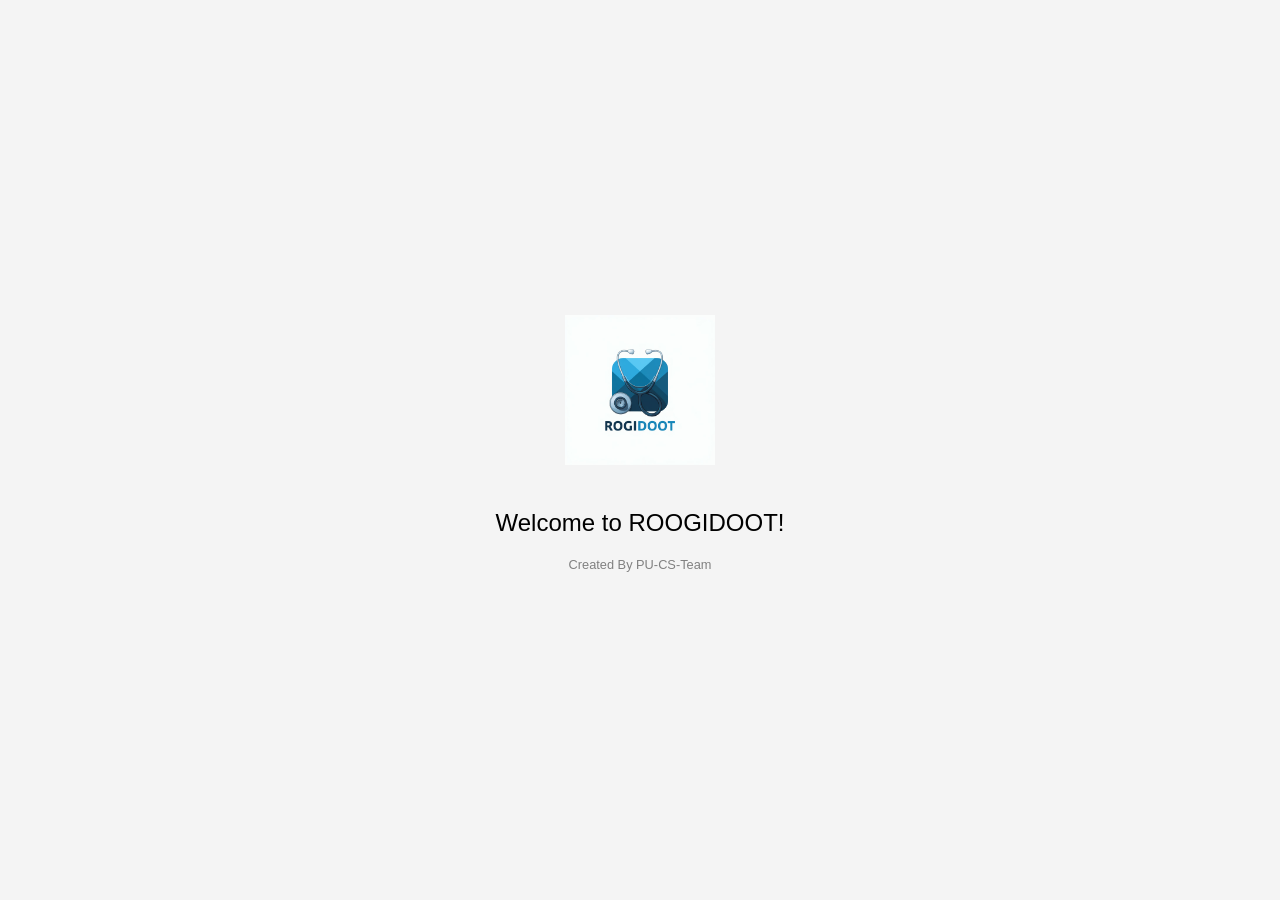
<file: mobile_app/web/index.html>
<!DOCTYPE html>
<html lang="en">
<head>
    <meta charset="UTF-8">
    <meta name="viewport" content="width=device-width, initial-scale=1.0">
    <title>Namma Rakshane</title>
    <link rel="manifest" href="manifest.json">
    <link rel="stylesheet" href="./styles/index.css">
    <link rel="icon" href="./assets/image/icon.jpg" type="image/jpg">
</head>
<body>
    <div class="splash-screen">
        <img src="./assets/image/icon.jpg" alt="Namma ROOGIDOOT Logo" class="logo">
        <div class="welcome-message" id="welcomeMessage"></div>
        <p class="creator">Created By PU-CS-Team</p>
    </div>

    <script>
        const messages = [
            "Welcome to ROOGIDOOT!",
            "नमस्ते ROOGIDOOT!",
            "మీరు ROOGIDOOT కి స్వాగతం!",
            "ನೀವು ROOGIDOOT ಗೆ ಸ್ವಾಗತ!"
        ];

        let currentIndex = 0;
        const welcomeMessageElement = document.getElementById('welcomeMessage');

        function showNextMessage() {
            if (currentIndex < messages.length) {
                welcomeMessageElement.innerText = messages[currentIndex];
                currentIndex++;
                setTimeout(showNextMessage, 2000); // Change message every 2 seconds
            } else {
                setTimeout(() => {
                    window.location.href = 'members.html'; // Move to the next page after the last message
                }, 1000); // Wait for 1 second before moving to next page
            }
        }

        window.onload = showNextMessage;
    </script>
</body>
</html>
</file>
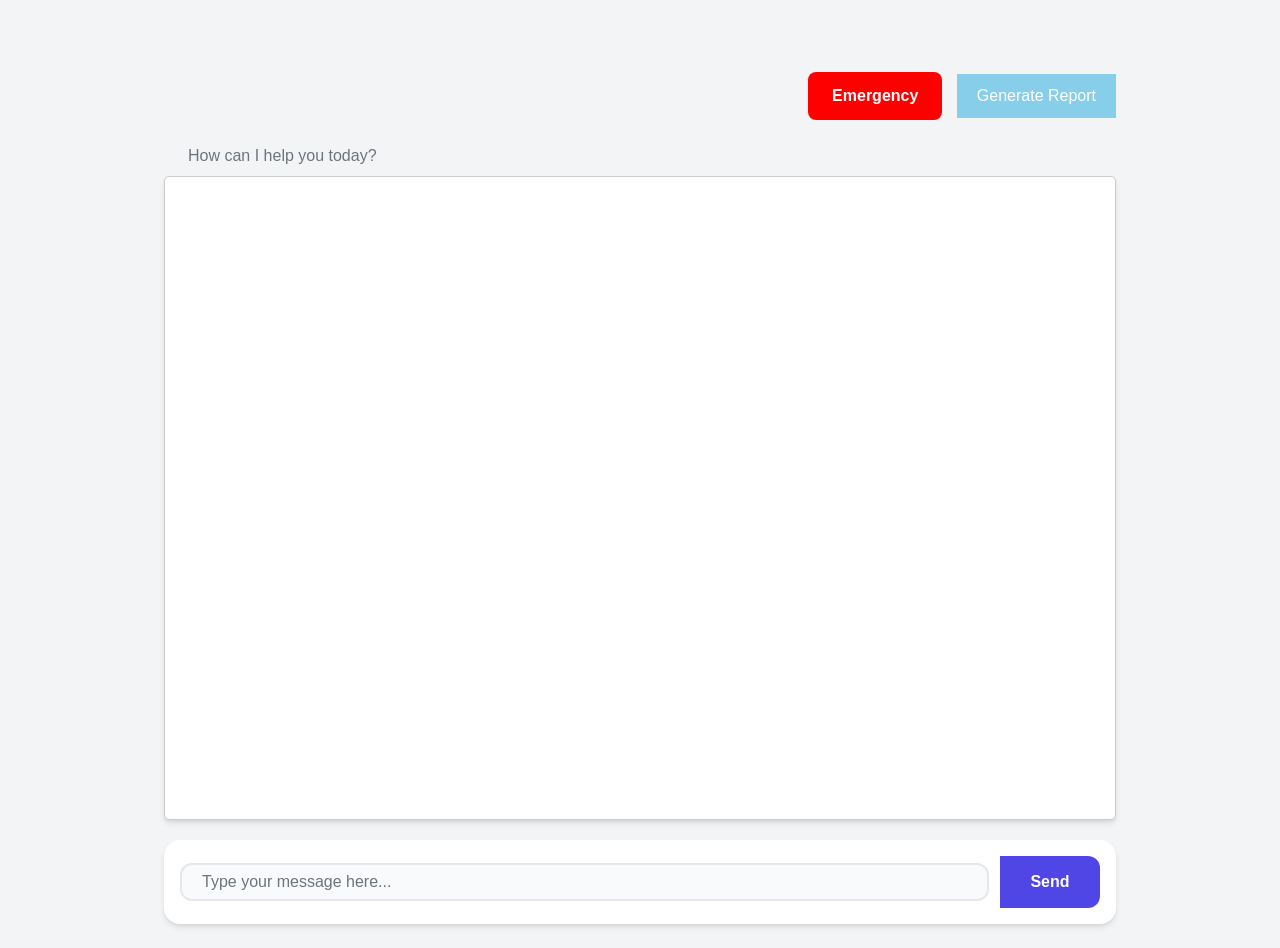
<file: mobile_app/web/chatPage.html>
<!DOCTYPE html>
<html lang="en">
<head>
    <meta charset="UTF-8">
    <meta name="viewport" content="width=device-width, initial-scale=1.0">
    <link rel="icon" href="./assets/image/icon.jpg" type="image/jpg">
    <title>Chat - Namma Rakshane</title>
    <link rel="stylesheet" href="https://stackpath.bootstrapcdn.com/bootstrap/4.5.2/css/bootstrap.min.css">
    <link rel="stylesheet" href="./styles/chat.css">
    <style>
        .chat-container {
            height: 70vh;
            overflow-y: auto;
            border: 1px solid #ccc;
            border-radius: 5px;
            padding: 10px;
            margin-bottom: 20px;
        }
        .chat-message {
            margin: 10px 0;
        }
        .user-message {
            text-align: right;
        }
        .reply-message {
            text-align: left;
            display: flex;
            justify-content: space-between;
            align-items: center;
        }
        .speak-button {
            background: transparent;
            border: none;
            font-size: 1.5rem;
            cursor: pointer;
        }
        .emergency-button {
            background-color: red;
            color: white;
            border: none;
        }
        .generate-report-button {
            background-color: skyblue;
            color: white;
            border: none;
            padding: 10px 20px;
            margin-left: 10px;
            cursor: pointer;
        }
        .generate-report-button:hover {
            background-color: deepskyblue;
        }
        .call-button {
            background-color: green;
            color: white;
            border: none;
            padding: 10px;
            margin-top: 10px;
            cursor: pointer;
        }
        .call-button:hover {
            background-color: darkgreen;
        }
        .hospital-info-box {
            border: 2px solid #28a745;
            border-radius: 5px;
            background-color: #f8f9fa;
            padding: 15px;
            margin-top: 15px;
        }
        .hospital-info-box h5 {
            margin: 0;
            font-size: 1.2rem;
            color: #28a745;
        }
        .hospital-info-box p {
            margin: 5px 0;
        }
        .hospital-info-box a {
            color: #007bff;
            text-decoration: none;
        }
        .hospital-info-box a:hover {
            text-decoration: underline;
        }
    </style>
</head>
<body>
    <div class="container mt-5">
        <div class="d-flex justify-content-between align-items-center mb-3">
            <h2 id="memberName"></h2>
            <div>
                <button class="emergency-button" onclick="showEmergencyAlert()">Emergency</button>
                <button class="generate-report-button" onclick="generateReport()">Generate Report</button>
            </div>
        </div>
        <p class="text-muted" id="chatPrompt">How can I help you today?</p>
        <div class="chat-container" id="chatContainer"></div>
        
        <form id="chatForm" class="input-group">
            <input type="text" id="chatInput" class="form-control" placeholder="Type your message here..." required>
            <div class="input-group-append">
                <button class="btn btn-primary" type="submit" id="sendButtonText">Send</button>
            </div>
        </form>
    </div>

    <script>
        const chatContainer = document.getElementById('chatContainer');
        const memberNameElement = document.getElementById('memberName');
        const chatForm = document.getElementById('chatForm');
        const chatInput = document.getElementById('chatInput');
        const chatPrompt = document.getElementById('chatPrompt');
        const sendButtonText = document.getElementById('sendButtonText');
    
        let hospitals = [];  // To store hospital data
    
        // Load the selected language from localStorage
        const language = localStorage.getItem('language') || 'en';
    
        // Translation object
        const translations = {
            en: {
                memberGreeting: "Hi",
                chatPrompt: "How can I help you today?",
                sendButtonText: "Send",
            },
            hi: {
                memberGreeting: "नमस्ते",
                chatPrompt: "मैं आपकी किस प्रकार मदद कर सकता हूँ?",
                sendButtonText: "भेजें",
            },
            kn: {
                memberGreeting: "ಹೆಲೋ",
                chatPrompt: "ನಾನು ನಿಮಗೆ ಹೇಗೆ ಸಹಾಯ ಮಾಡಬಹುದು?",
                sendButtonText: "ಹೊರಹಾಕಿ",
            },
            te: {
                memberGreeting: "హలో",
                chatPrompt: "నేను మీకు ఎలా సహాయం చేయగలను?",
                sendButtonText: "పంపండి",
            }
        };
    
        // Get member details from localStorage
        const member = JSON.parse(localStorage.getItem('currentMember'));
    
        // Set member name on the page
        if (member) {
            memberNameElement.innerText = `${translations[language].memberGreeting} ${member.name}`;
        }
    
        // Set chat prompt and button text based on selected language
        chatPrompt.innerText = translations[language].chatPrompt;
        sendButtonText.innerText = translations[language].sendButtonText;
    
        // Show Emergency Alert
        function showEmergencyAlert() {
            window.location.href = 'hospital.html';
        }
        
        // Navigate to the "device.html" page for generating the report
        function generateReport() {
            window.location.href = 'device.html';
        }
    
        // Fetch hospitals data from suprate.json
        fetch('hospitalJSON.json')
            .then(response => response.json())
            .then(data => {
                hospitals = data;  // Store the fetched data
            })
            .catch(error => {
                console.error("Error fetching hospitals data:", error);
            });
    
        // Handle form submission
        chatForm.onsubmit = async (event) => {
            event.preventDefault();
            // Store the message and reply in localStorage
            localStorage.setItem('whatstheissue', JSON.stringify(chatInput.value));
            const message = `"${chatInput.value}" give reply in "${language}" language full`;
            console.log(message);
            appendMessage(message, 'user');
            chatInput.value = '';
    
            // Send message to the backend with selected language
            try {
                const response = await fetch('http://localhost:8080/chat', { // 8000
                    method: 'POST',
                    headers: {
                        'Content-Type': 'application/json',
                    },
                    body: JSON.stringify({
                        message,
                        memberName: member.name,
                        dob: member.dob,
                        gender: member.gender,
                        diseases: member.diseases,
                    }),
                });
    
                if (response.ok) {
                    const reply = await response.json();
                    const replyMessage = reply.message;
                    const hospitalInfo = findMatchingHospital(replyMessage);
    

                    if (hospitalInfo) {
                        appendMessage(`${replyMessage}`, 'reply');
                        appendHospitalInfoBox(hospitalInfo);
                    } else {
                        appendMessage(replyMessage, 'reply');
                    }
                } else {
                    appendMessage("Error: Unable to get reply", 'reply');
                }
            } catch (error) {
                console.error('Error:', error);
                appendMessage("Error: Unable to communicate with server", 'reply');
            }
        };
    
        // Check if any hospital matches the specialty in the AI's response
        function findMatchingHospital(replyMessage) {
            for (const hospital of hospitals) {
                if (replyMessage.toLowerCase().includes(hospital.special.toLowerCase())) {
                    return hospital;
                }
            }
            return null;
        }
    
        // Append message to the chat container
        function appendMessage(message, type) {
            const messageDiv = document.createElement('div');
            messageDiv.className = `chat-message ${type === 'user' ? 'user-message' : 'reply-message'}`;
            messageDiv.innerHTML = message;

            // Add "Speak Up" button with emoji for reply message
            if (type === 'reply') {
                const speakButton = document.createElement('button');
                speakButton.className = 'speak-button';
                speakButton.innerHTML = '🔊'; // Speak Emoji
    
                // Modify onclick to prevent page reload and keep the chat intact
                speakButton.onclick = (event) => {
                    event.preventDefault();  // Prevent the default button action (e.g., page reload)
                    speakReply(message);     // Call the function to speak the reply
                };
    
                messageDiv.appendChild(speakButton);
            }

            chatContainer.appendChild(messageDiv);
            chatContainer.scrollTop = chatContainer.scrollHeight; // Scroll to the bottom
        }

        // Function to trigger Text-to-Speech API
        async function speakReply(message) {
            try {
                const response = await fetch('http://127.0.0.1:8080/text-to-speech/', {
                    method: 'POST',
                    headers: { 'Content-Type': 'application/json' },
                    body: JSON.stringify({ text: message, language: language })
                });
    
                if (response.ok) {
                    console.log('Audio is playing locally.');
                } else {
                    console.error('Text-to-Speech API error:', response.statusText);
                }
            } catch (error) {
                console.error("Text-to-Speech Error:", error);
            }
        }
    
        // Append hospital information in a styled box
        function appendHospitalInfoBox(hospital) {
            const hospitalBox = document.createElement('div');
            hospitalBox.className = 'hospital-info-box';
            
            hospitalBox.innerHTML = `
                <h5>${hospital.name} - ${hospital.special}</h5>
                <p>Phone: ${hospital.phone}</p>
                <p><a href="https://www.google.com/maps?q=${hospital.coords[0]},${hospital.coords[1]}" target="_blank">View on Google Maps</a></p>
                <button class="btn btn-ambulance btn-block" onclick="call(${hospital.phone})">Call Ambulance</button>
            `;
            chatContainer.appendChild(hospitalBox);
    
            // Add call button
            appendCallButton(hospital.phone);
        }

        function call(phone) {
            window.location.href = `tel:${phone}`;
        };
    
        // Append call button
        function appendCallButton(phone) {
            const callButton = document.createElement('button');
            callButton.className = 'call-button';
            callButton.innerText = 'Call Now';
            callButton.onclick = () => window.location.href = `tel:${phone}`;
            chatContainer.appendChild(callButton);
        }
    </script>
</body>
</html>
</file>
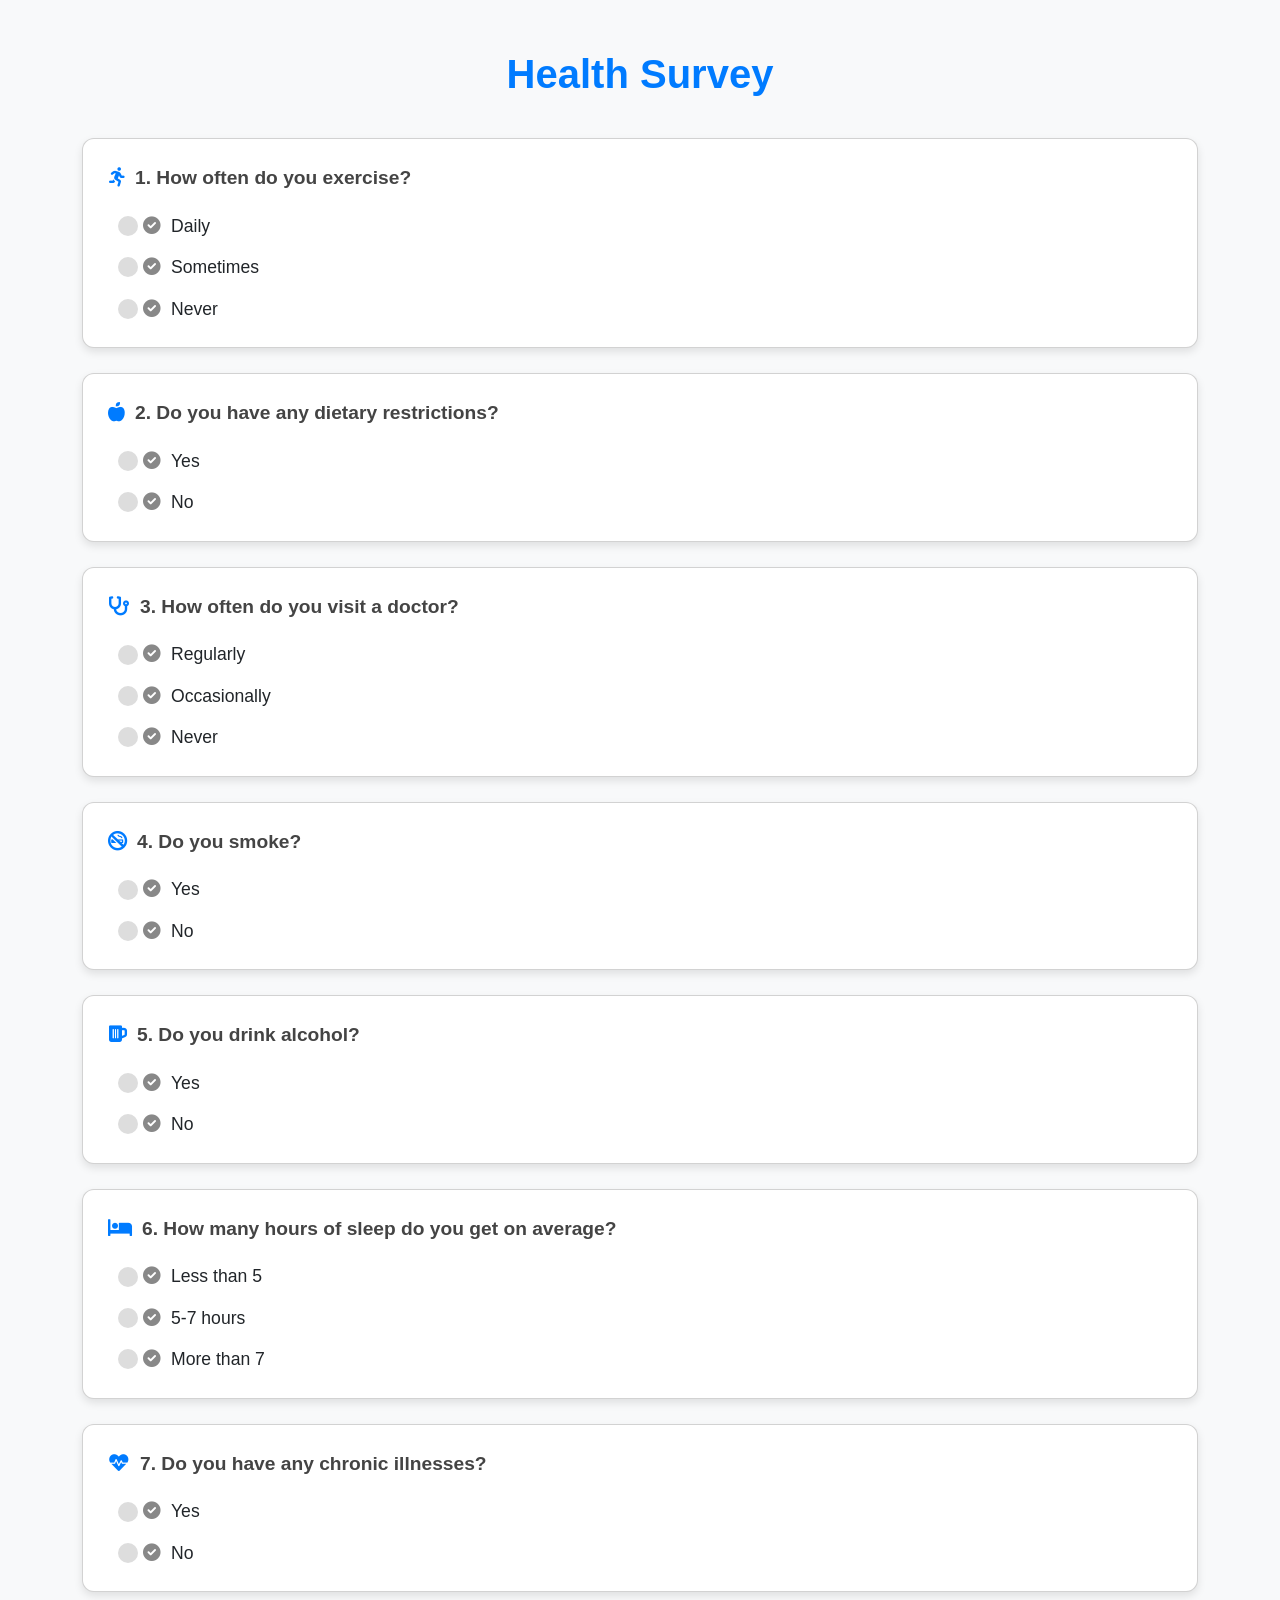
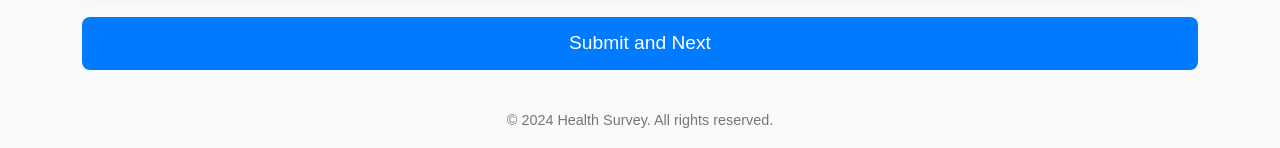
<file: mobile_app/web/mcq.html>
<!DOCTYPE html>
<html lang="en">

<head>
    <meta charset="UTF-8">
    <meta name="viewport" content="width=device-width, initial-scale=1.0">
    <link rel="icon" href="./assets/image/icon.jpg" type="image/jpg">
    <title>Health Survey</title>
    <!-- Bootstrap CSS -->
    <link href="https://cdn.jsdelivr.net/npm/bootstrap@5.3.0-alpha1/dist/css/bootstrap.min.css" rel="stylesheet">
    <!-- Font Awesome for Icons -->
    <link href="https://cdnjs.cloudflare.com/ajax/libs/font-awesome/6.0.0-beta3/css/all.min.css" rel="stylesheet">
    <style>
        body {
            font-family: 'Arial', sans-serif;
            background-color: #f8f9fa;
            color: #333;
        }

        .container {
            margin-top: 50px;
        }

        .card {
            background-color: #fff;
            border-radius: 12px;
            box-shadow: 0 4px 8px rgba(0, 0, 0, 0.1);
            padding: 25px;
            margin-bottom: 25px;
            transition: box-shadow 0.3s ease;
        }

        .card:hover {
            box-shadow: 0 8px 16px rgba(0, 0, 0, 0.2);
        }

        h2 {
            color: #007bff;
            font-weight: 700;
            font-size: 2.5em;
            text-align: center;
            margin-bottom: 40px;
        }

        .question-label {
            font-size: 1.2em;
            color: #444;
            font-weight: 600;
            margin-bottom: 20px;
        }

        .question-options {
            display: flex;
            flex-direction: column;
            gap: 15px;
        }

        .question-options input {
            display: none;
        }

        .question-options label {
            padding-left: 35px;
            position: relative;
            cursor: pointer;
            font-size: 1.1em;
        }

        .question-options label::before {
            content: "";
            position: absolute;
            left: 10px;
            top: 50%;
            transform: translateY(-50%);
            width: 20px;
            height: 20px;
            border-radius: 50%;
            background-color: #ddd;
            transition: background-color 0.2s, transform 0.2s;
        }

        .question-options input:checked+label::before {
            background-color: #007bff;
            transform: translateY(-50%) scale(1.2);
        }

        .question-options input:checked+label {
            color: #007bff;
            font-weight: bold;
        }

        /* Icon Styles */
        .question-label i {
            margin-right: 10px;
            color: #007bff;
        }

        .question-options label i {
            margin-right: 10px;
            color: #888;
        }

        .btn-next {
            background-color: #007bff;
            color: white;
            font-size: 1.2em;
            padding: 12px 20px;
            border-radius: 8px;
            width: 100%;
            border: none;
            transition: background-color 0.3s;
        }

        .btn-next:hover {
            background-color: #0056b3;
        }

        .footer {
            text-align: center;
            font-size: 0.9em;
            color: #777;
            margin-top: 40px;
        }

        /* Mobile-first design */
        @media (max-width: 576px) {
            h2 {
                font-size: 1.8em;
            }

            .btn-next {
                font-size: 1em;
                padding: 12px;
            }

            .question-options label {
                font-size: 1em;
            }
        }
    </style>
</head>

<body>

    <div class="container">
        <h2>Health Survey</h2>

        <form id="surveyForm">
            <!-- Question 1 -->
            <div class="card">
                <div class="question">
                    <label class="question-label" for="q1"><i class="fas fa-running"></i>1. How often do you exercise?</label>
                    <div class="question-options">
                        <input type="radio" name="q1" value="Daily" id="q1-daily" required>
                        <label for="q1-daily"><i class="fas fa-check-circle"></i>Daily</label>

                        <input type="radio" name="q1" value="Sometimes" id="q1-sometimes">
                        <label for="q1-sometimes"><i class="fas fa-check-circle"></i>Sometimes</label>

                        <input type="radio" name="q1" value="Never" id="q1-never">
                        <label for="q1-never"><i class="fas fa-check-circle"></i>Never</label>
                    </div>
                </div>
            </div>

            <!-- Question 2 -->
            <div class="card">
                <div class="question">
                    <label class="question-label" for="q2"><i class="fas fa-apple-alt"></i>2. Do you have any dietary restrictions?</label>
                    <div class="question-options">
                        <input type="radio" name="q2" value="Yes" id="q2-yes" required>
                        <label for="q2-yes"><i class="fas fa-check-circle"></i>Yes</label>

                        <input type="radio" name="q2" value="No" id="q2-no">
                        <label for="q2-no"><i class="fas fa-check-circle"></i>No</label>
                    </div>
                </div>
            </div>

            <!-- Question 3 -->
            <div class="card">
                <div class="question">
                    <label class="question-label" for="q3"><i class="fas fa-stethoscope"></i>3. How often do you visit a doctor?</label>
                    <div class="question-options">
                        <input type="radio" name="q3" value="Regularly" id="q3-regularly" required>
                        <label for="q3-regularly"><i class="fas fa-check-circle"></i>Regularly</label>

                        <input type="radio" name="q3" value="Occasionally" id="q3-occasionally">
                        <label for="q3-occasionally"><i class="fas fa-check-circle"></i>Occasionally</label>

                        <input type="radio" name="q3" value="Never" id="q3-never">
                        <label for="q3-never"><i class="fas fa-check-circle"></i>Never</label>
                    </div>
                </div>
            </div>

            <!-- Question 4 -->
            <div class="card">
                <div class="question">
                    <label class="question-label" for="q4"><i class="fas fa-smoking-ban"></i>4. Do you smoke?</label>
                    <div class="question-options">
                        <input type="radio" name="q4" value="Yes" id="q4-yes" required>
                        <label for="q4-yes"><i class="fas fa-check-circle"></i>Yes</label>

                        <input type="radio" name="q4" value="No" id="q4-no">
                        <label for="q4-no"><i class="fas fa-check-circle"></i>No</label>
                    </div>
                </div>
            </div>

            <!-- Question 5 -->
            <div class="card">
                <div class="question">
                    <label class="question-label" for="q5"><i class="fas fa-beer"></i>5. Do you drink alcohol?</label>
                    <div class="question-options">
                        <input type="radio" name="q5" value="Yes" id="q5-yes" required>
                        <label for="q5-yes"><i class="fas fa-check-circle"></i>Yes</label>

                        <input type="radio" name="q5" value="No" id="q5-no">
                        <label for="q5-no"><i class="fas fa-check-circle"></i>No</label>
                    </div>
                </div>
            </div>

            <!-- Question 6 -->
            <div class="card">
                <div class="question">
                    <label class="question-label" for="q6"><i class="fas fa-bed"></i>6. How many hours of sleep do you get on average?</label>
                    <div class="question-options">
                        <input type="radio" name="q6" value="Less than 5" id="q6-less-5" required>
                        <label for="q6-less-5"><i class="fas fa-check-circle"></i>Less than 5</label>

                        <input type="radio" name="q6" value="5-7 hours" id="q6-5-7">
                        <label for="q6-5-7"><i class="fas fa-check-circle"></i>5-7 hours</label>

                        <input type="radio" name="q6" value="More than 7" id="q6-more-7">
                        <label for="q6-more-7"><i class="fas fa-check-circle"></i>More than 7</label>
                    </div>
                </div>
            </div>

            <!-- Question 7 -->
            <div class="card">
                <div class="question">
                    <label class="question-label" for="q7"><i class="fas fa-heartbeat"></i>7. Do you have any chronic illnesses?</label>
                    <div class="question-options">
                        <input type="radio" name="q7" value="Yes" id="q7-yes" required>
                        <label for="q7-yes"><i class="fas fa-check-circle"></i>Yes</label>

                        <input type="radio" name="q7" value="No" id="q7-no">
                        <label for="q7-no"><i class="fas fa-check-circle"></i>No</label>
                    </div>
                </div>
            </div>

            <!-- Next Button -->
            <button type="submit" class="btn btn-next">Submit and Next</button>
        </form>
    </div>

    <div class="footer">
        <p>&copy; 2024 Health Survey. All rights reserved.</p>
    </div>

    <!-- Bootstrap JS and Dependencies -->
    <script src="https://cdn.jsdelivr.net/npm/@popperjs/core@2.11.6/dist/umd/popper.min.js"></script>
    <script src="https://cdn.jsdelivr.net/npm/bootstrap@5.3.0-alpha1/dist/js/bootstrap.min.js"></script>
    <script>
document.getElementById("surveyForm").addEventListener("submit", function(event) {
    event.preventDefault();  // Prevent form submission to allow for handling via JS
    
    const form = event.target;
    const answers = {};

    // Loop through each question and collect answers
    const questions = form.querySelectorAll('.question');
    questions.forEach((question, index) => {
        const questionLabel = question.querySelector('.question-label').textContent.trim();
        const selectedOption = question.querySelector('input[type="radio"]:checked');

        if (selectedOption) {
            answers[questionLabel] = selectedOption.nextElementSibling.textContent.trim();
        }
    });

    // Save answers to localStorage
    localStorage.setItem('healthSurveyAnswers', JSON.stringify(answers));

    // Redirect to the next page
    window.location.href = "chatPage.html"; // Replace "nextPage.html" with the actual page you want to redirect to
});

    </script>
</body>

</html>
</file>
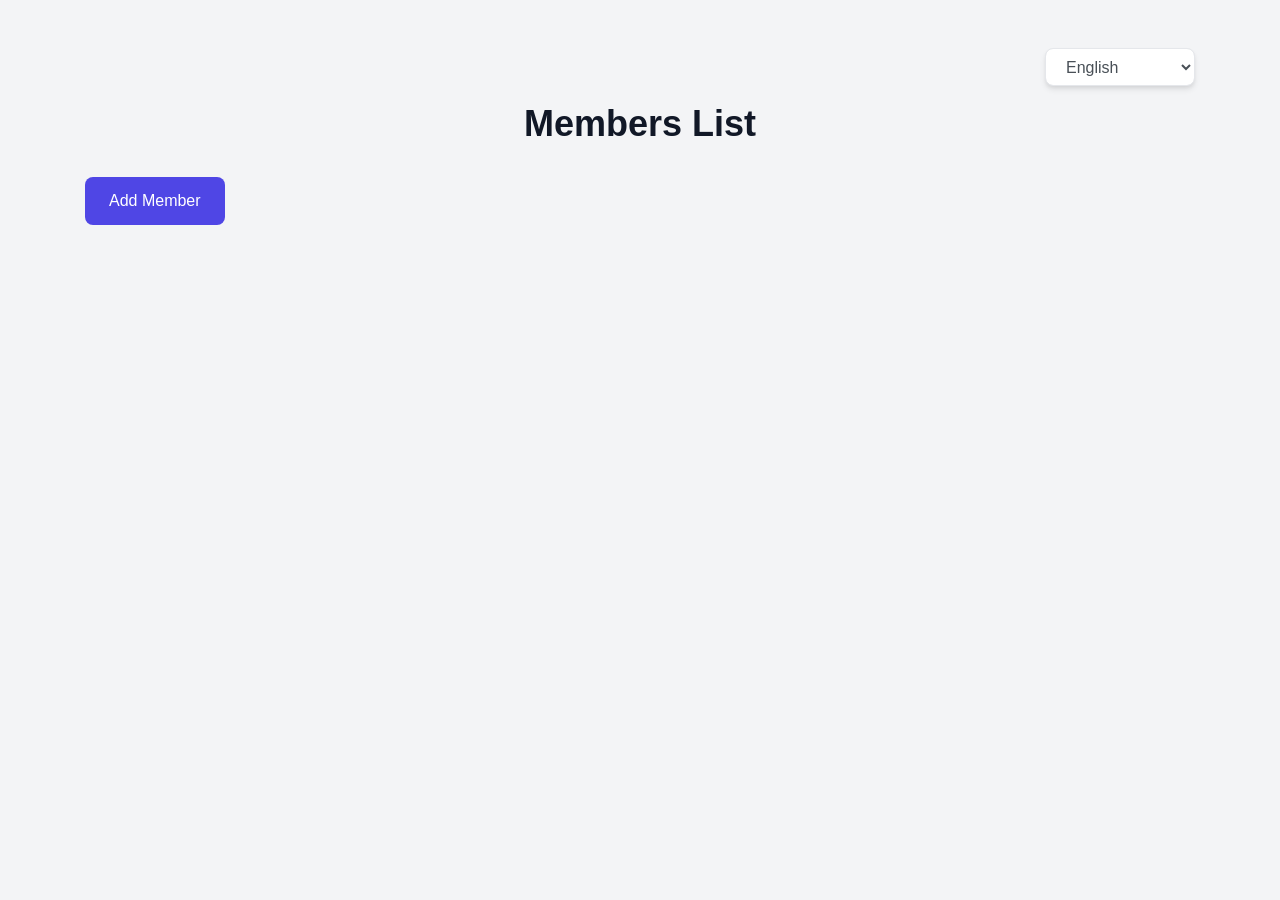
<file: mobile_app/web/members.html>
<!DOCTYPE html>
<html lang="en">
<head>
    <meta charset="UTF-8">
    <meta name="viewport" content="width=device-width, initial-scale=1.0">
    <title>Members List - Namma Rakshane</title>
    <link rel="icon" href="./assets/image/icon.jpg" type="image/jpg">
    <link rel="stylesheet" href="https://stackpath.bootstrapcdn.com/bootstrap/4.5.2/css/bootstrap.min.css">
    <link rel="stylesheet" href="./styles/members.css">
</head>
<body>
    <div class="container mt-5">
        <!-- Language Selection Dropdown -->
        <div id="languageSelector" class="text-right mb-3">
            <select id="languageSelect" class="form-control" style="width: 150px; display: inline-block;">
                <option value="en">English</option>
                <option value="hi">Hindi</option>
                <option value="kn">Kannada</option>
                <option value="te">Telugu</option>
            </select>
        </div>

        <!-- Members List Section -->
        <h1 class="text-center" id="pageTitle">Members List</h1>
        <button id="addMemberButton" class="btn btn-primary mb-3">Add Member</button>
        <div id="membersContainer" class="row"></div>

        <div id="memberForm" class="card hidden">
            <div class="card-body">
                <h2 class="card-title" id="formTitle">Add/Edit Member</h2>
                <form id="form">
                    <input type="hidden" id="memberIndex">
                    <div class="form-group">
                        <label for="name" id="nameLabel">Name:</label>
                        <input type="text" class="form-control" id="name" required>
                    </div>
                    <div class="form-group">
                        <label for="dob" id="dobLabel">DOB:</label>
                        <input type="date" class="form-control" id="dob" required>
                    </div>
                    <div class="form-group">
                        <label for="gender" id="genderLabel">Gender:</label>
                        <select id="gender" class="form-control" required>
                            <option value="Male">Male</option>
                            <option value="Female">Female</option>
                            <option value="Other">Other</option>
                        </select>
                    </div>
                    <div class="form-group">
                        <label for="relation" id="relationLabel">Who are you?</label>
                        <select id="relation" class="form-control" required>
                            <option value="Self">Self</option>
                            <option value="Wife">Wife</option>
                            <option value="Friend">Friend</option>
                            <option value="Son">Son</option>
                        </select>
                    </div>
                    <div class="form-group">
                        <label for="diseases" id="diseasesLabel">Past Diseases:</label>
                        <input type="text" class="form-control" id="diseases">
                    </div>
                    <button type="submit" class="btn btn-success" id="saveButtonText">Save</button>
                    <button type="button" id="closeFormButton" class="btn btn-secondary">Close</button>
                </form>
            </div>
        </div>
    </div>

    <script>
        // Translation object to store text for different languages
        const translations = {
            en: {
                pageTitle: "Members List",
                addMemberButton: "Add Member",
                formTitle: "Add/Edit Member",
                nameLabel: "Name:",
                dobLabel: "DOB:",
                genderLabel: "Gender:",
                relationLabel: "Who are you?",
                diseasesLabel: "Past Diseases:",
                saveButtonText: "Save",
                closeButtonText: "Close"
            },
            hi: {
                pageTitle: "सदस्य सूची",
                addMemberButton: "सदस्य जोड़ें",
                formTitle: "सदस्य जोड़ें/संपादित करें",
                nameLabel: "नाम:",
                dobLabel: "जन्मतिथि:",
                genderLabel: "लिंग:",
                relationLabel: "आप कौन हैं?",
                diseasesLabel: "पूर्व रोग:",
                saveButtonText: "सहेजें",
                closeButtonText: "बंद करें"
            },
            kn: {
                pageTitle: "ಸದಸ್ಯರ ಪಟ್ಟಿ",
                addMemberButton: "ಸದಸ್ಯ ಸೇರಿಸಿ",
                formTitle: "ಸದಸ್ಯ ಸೇರಿಸಿ/ಸಂಪಾದಿಸಿ",
                nameLabel: "ಹೆಸರು:",
                dobLabel: "ಜನುಮ ದಿನಾಂಕ:",
                genderLabel: "ಲಿಂಗ:",
                relationLabel: "ನೀವು ಯಾರು?",
                diseasesLabel: "ಹಿಂದಿನ ರೋಗಗಳು:",
                saveButtonText: "ಉಳಿಸು",
                closeButtonText: "ಮುಚ್ಚು"
            },
            te: {
                pageTitle: "సభ్యుల జాబితా",
                addMemberButton: "సభ్యుడిని జోడించు",
                formTitle: "సభ్యుడిని జోడించు/సవరించు",
                nameLabel: "పేరు:",
                dobLabel: "జన్మ తేదీ:",
                genderLabel: "లింగం:",
                relationLabel: "మీరు ఎవరు?",
                diseasesLabel: "గత రోగాలు:",
                saveButtonText: "ఆమోదించు",
                closeButtonText: "మూసి వేయండి"
            }
        };

        // Get elements
        const languageSelect = document.getElementById('languageSelect');
        const pageTitle = document.getElementById('pageTitle');
        const addMemberButton = document.getElementById('addMemberButton');
        const formTitle = document.getElementById('formTitle');
        const nameLabel = document.getElementById('nameLabel');
        const dobLabel = document.getElementById('dobLabel');
        const genderLabel = document.getElementById('genderLabel');
        const relationLabel = document.getElementById('relationLabel');
        const diseasesLabel = document.getElementById('diseasesLabel');
        const saveButtonText = document.getElementById('saveButtonText');
        const closeFormButton = document.getElementById('closeFormButton');

        // Load saved language from localStorage or default to English
        const savedLanguage = localStorage.getItem('language') || 'en';
        languageSelect.value = savedLanguage;
        setLanguage(savedLanguage);

        // Update language on dropdown change
        languageSelect.addEventListener('change', (event) => {
            const language = event.target.value;
            localStorage.setItem('language', language);
            setLanguage(language);
        });

        // Function to set the language of the content
        function setLanguage(language) {
            const translation = translations[language];
            pageTitle.textContent = translation.pageTitle;
            addMemberButton.textContent = translation.addMemberButton;
            formTitle.textContent = translation.formTitle;
            nameLabel.textContent = translation.nameLabel;
            dobLabel.textContent = translation.dobLabel;
            genderLabel.textContent = translation.genderLabel;
            relationLabel.textContent = translation.relationLabel;
            diseasesLabel.textContent = translation.diseasesLabel;
            saveButtonText.textContent = translation.saveButtonText;
            closeFormButton.textContent = translation.closeButtonText;
        }

        const membersContainer = document.getElementById('membersContainer');
        const memberForm = document.getElementById('memberForm');

        function updateMembersDisplay() {
            membersContainer.innerHTML = '';
            const members = JSON.parse(localStorage.getItem('members')) || [];
            members.forEach((member, index) => {
                const memberBox = document.createElement('div');
                memberBox.className = 'col-md-4 col-sm-6 col-12 mb-3'; // Responsive classes
                memberBox.innerHTML = `
                    <div class="card h-100">
                        <div class="card-body">
                            <h5 class="card-title">${member.name}</h5>
                            <p class="card-text text-muted">${member.relation}</p>
                            <button class="btn btn-warning btn-sm" onclick="editMember(event, ${index})">Edit</button>
                            <button class="btn btn-danger btn-sm" onclick="deleteMember(event, ${index})">Delete</button>
                        </div>
                    </div>
                `;
                // Only navigate to chat page if the card itself is clicked
                memberBox.onclick = (event) => {
                    if (event.target.tagName !== 'BUTTON') {
                        localStorage.setItem('currentMember', JSON.stringify(member));
                        window.location.href = 'mcq.html';
                    }
                };
                membersContainer.appendChild(memberBox);
            });
        }

        addMemberButton.onclick = () => {
            memberForm.classList.toggle('hidden');
            document.getElementById('form').reset();
            document.getElementById('memberIndex').value = '';
        };

        closeFormButton.onclick = () => {
            memberForm.classList.add('hidden');
        };

        document.getElementById('form').onsubmit = (event) => {
            event.preventDefault();
            const name = document.getElementById('name').value;
            const dob = new Date(document.getElementById('dob').value);
            const age = new Date().getFullYear() - dob.getFullYear();
            const gender = document.getElementById('gender').value;
            const relation = document.getElementById('relation').value;
            const diseases = document.getElementById('diseases').value;

            const member = { name, dob, age, gender, relation, diseases };
            const members = JSON.parse(localStorage.getItem('members')) || [];
            const index = document.getElementById('memberIndex').value;

            if (index) {
                members[index] = member; // Update existing member
            } else {
                members.push(member); // Add new member
            }

            localStorage.setItem('members', JSON.stringify(members));
            updateMembersDisplay();
            memberForm.classList.add('hidden');
        };

        function editMember(event, index) {
            event.stopPropagation(); // Prevent card click event
            const members = JSON.parse(localStorage.getItem('members')) || [];
            const member = members[index];
            document.getElementById('name').value = member.name;
            document.getElementById('dob').value = member.dob.split('T')[0]; // Format date for input
            document.getElementById('gender').value = member.gender;
            document.getElementById('relation').value = member.relation;
            document.getElementById('diseases').value = member.diseases;
            document.getElementById('memberIndex').value = index;
            memberForm.classList.remove('hidden');
        }

        function deleteMember(event, index) {
            event.stopPropagation(); // Prevent card click event
            const members = JSON.parse(localStorage.getItem('members')) || [];
            members.splice(index, 1); // Remove member
            localStorage.setItem('members', JSON.stringify(members));
            updateMembersDisplay();
        }

        // Initial display
        updateMembersDisplay();
    </script>
</body>
</html>
</file>
<file: mobile_app/web/styles/index.css>
body {
    font-family: Arial, sans-serif;
    background-color: #f4f4f4;
    margin: 0;
    padding: 0;
    display: flex;
    justify-content: center;
    align-items: center;
    height: 100vh;
    flex-direction: column;
}

.splash-screen {
    text-align: center;
}

.logo {
    width: 150px; /* Adjust size as needed */
    margin-bottom: 20px;
}

.welcome-message {
    font-size: 1.5rem;
    margin: 20px 0;
    opacity: 0;
    animation: fadeIn 0.5s forwards;
}

@keyframes fadeIn {
    to {
        opacity: 1;
    }
}

.creator {
    color: gray;
    font-size: 0.8rem;
    margin-top: 10px;
}
</file>
<file: mobile_app/web/styles/chat.css>
/* Modern Custom Theme */
:root {
  --primary-color: #4f46e5;
  --primary-hover: #4338ca;
  --danger-color: #ef4444;
  --success-color: #10b981;
  --background: #f3f4f6;
  --card-shadow: 0 4px 6px -1px rgba(0, 0, 0, 0.1), 0 2px 4px -1px rgba(0, 0, 0, 0.06);
  --transition: all 0.3s ease;
}

body {
  background-color: var(--background);
  font-family: -apple-system, BlinkMacSystemFont, 'Segoe UI', Roboto, Oxygen, Ubuntu, Cantarell, sans-serif;
  color: #1f2937;
  min-height: 100vh;
}

.container {
  max-width: 1000px;
  margin: 0 auto;
  padding: 1.5rem;
  display: flex;
  flex-direction: column;
  height: 100vh;
}

/* Header Section */
.header-section {
  background: white;
  border-radius: 1rem;
  padding: 1.5rem;
  margin-bottom: 1.5rem;
  box-shadow: var(--card-shadow);
  display: flex;
  justify-content: space-between;
  align-items: center;
  flex-shrink: 0;
}

#memberName {
  font-size: 1.875rem;
  font-weight: 700;
  color: #111827;
  margin: 0;
}

.emergency-button {
  background-color: var(--danger-color);
  color: white;
  border: none;
  border-radius: 0.5rem;
  padding: 0.75rem 1.5rem;
  font-weight: 600;
  transition: var(--transition);
}

.emergency-button:hover {
  transform: translateY(-1px);
  filter: brightness(110%);
}

#chatPrompt {
  color: #6b7280;
  font-size: 1rem;
  margin: 0.5rem 0;
  padding-left: 1.5rem;
}

/* Chat Container */
.chat-container {
  background: white;
  border-radius: 1rem;
  border: none;
  flex-grow: 1;
  padding: 1.5rem;
  margin-bottom: 1.5rem;
  box-shadow: var(--card-shadow);
  overflow-y: auto;
  scrollbar-width: thin;
  scrollbar-color: #cbd5e1 transparent;
  display: flex;
  flex-direction: column;
}

.chat-container::-webkit-scrollbar {
  width: 6px;
}

.chat-container::-webkit-scrollbar-track {
  background: transparent;
}

.chat-container::-webkit-scrollbar-thumb {
  background-color: #cbd5e1;
  border-radius: 3px;
}

/* Chat Messages */
.chat-message {
  max-width: 70%;
  margin: 0.5rem 0;
  padding: 1rem 1.25rem;
  border-radius: 1.25rem;
  line-height: 1.5;
  position: relative;
  word-wrap: break-word;
}

.user-message {
  background-color: var(--primary-color);
  color: white;
  margin-left: auto;
  border-bottom-right-radius: 0.25rem;
  align-self: flex-end;
}

.reply-message {
  background-color: #f3f4f6;
  color: #1f2937;
  margin-right: auto;
  border-bottom-left-radius: 0.25rem;
  align-self: flex-start;
}

/* Chat Input Form */
#chatForm {
  background: white;
  border-radius: 1rem;
  padding: 1rem;
  box-shadow: var(--card-shadow);
  display: flex;
  gap: 0.75rem;
  align-items: center;
  flex-shrink: 0;
}

#chatInput {
  flex-grow: 1;
  border: 2px solid #e5e7eb;
  border-radius: 0.75rem;
  padding: 0.875rem 1.25rem;
  font-size: 1rem;
  transition: var(--transition);
  background-color: #f9fafb;
}

#chatInput:focus {
  border-color: var(--primary-color);
  box-shadow: 0 0 0 3px rgba(79, 70, 229, 0.1);
  outline: none;
  background-color: white;
}

.btn-primary {
  background-color: var(--primary-color);
  border: none;
  border-radius: 0.75rem;
  padding: 0.875rem 1.5rem;
  font-weight: 600;
  color: white;
  transition: var(--transition);
  flex-shrink: 0;
  min-width: 100px;
}

.btn-primary:hover {
  background-color: var(--primary-hover);
  transform: translateY(-1px);
}

/* Hospital Info Box */
.hospital-info-box {
  background: white;
  border: none;
  border-radius: 1rem;
  padding: 1.5rem;
  margin: 1rem 0;
  box-shadow: var(--card-shadow);
  transition: var(--transition);
  align-self: stretch;
  max-width: 85%;
}

.hospital-info-box:hover {
  transform: translateY(-2px);
  box-shadow: 0 10px 15px -3px rgba(0, 0, 0, 0.1);
}

.hospital-info-box h5 {
  color: var(--primary-color);
  font-size: 1.25rem;
  font-weight: 600;
  margin-bottom: 1rem;
}

.hospital-info-box p {
  color: #4b5563;
  margin: 0.5rem 0;
}

.hospital-info-box a {
  color: var(--primary-color);
  text-decoration: none;
  font-weight: 500;
  transition: var(--transition);
  display: inline-block;
}

.hospital-info-box a:hover {
  text-decoration: underline;
}

/* Call Buttons */
.btn-ambulance,
.call-button {
  background-color: var(--success-color);
  color: white;
  border: none;
  border-radius: 0.75rem;
  padding: 0.875rem 1.5rem;
  font-weight: 600;
  width: 100%;
  margin-top: 1rem;
  transition: var(--transition);
}

.btn-ambulance:hover,
.call-button:hover {
  transform: translateY(-1px);
  filter: brightness(110%);
  color: white;
}

/* Responsive Design */
@media (max-width: 768px) {
  .container {
    padding: 1rem;
  }

  .chat-message {
    max-width: 85%;
  }

  #memberName {
    font-size: 1.5rem;
  }

  .btn-primary {
    padding: 0.875rem 1.25rem;
    min-width: 80px;
  }

  #chatInput {
    padding: 0.875rem 1rem;
  }
}

/* Animations */
@keyframes slideIn {
  from {
    opacity: 0;
    transform: translateY(10px);
  }
  to {
    opacity: 1;
    transform: translateY(0);
  }
}

.chat-message {
  animation: slideIn 0.3s ease-out forwards;
}

/* Message Groups */
.chat-message + .chat-message {
  margin-top: 0.5rem;
}

.user-message + .user-message {
  margin-top: 0.25rem;
  border-radius: 1.25rem;
  border-bottom-right-radius: 0.25rem;
}

.reply-message + .reply-message {
  margin-top: 0.25rem;
  border-radius: 1.25rem;
  border-bottom-left-radius: 0.25rem;
}
</file>
<file: mobile_app/web/styles/members.css>
.hidden {
    display: none;
}

/* Modern Custom Theme */
:root {
    --primary-color: #4f46e5;
    --primary-hover: #4338ca;
    --danger-color: #ef4444;
    --warning-color: #f59e0b;
    --success-color: #10b981;
    --background: #f3f4f6;
    --card-shadow: 0 4px 6px -1px rgba(0, 0, 0, 0.1), 0 2px 4px -1px rgba(0, 0, 0, 0.06);
    --transition: all 0.3s ease;
  }
  
  body {
    background-color: var(--background);
    font-family: -apple-system, BlinkMacSystemFont, 'Segoe UI', Roboto, Oxygen, Ubuntu, Cantarell, sans-serif;
  }
  
  /* Language Selector Styling */
  #languageSelector {
    position: relative;
  }
  
  #languageSelect {
    background-color: white;
    border: 1px solid #e5e7eb;
    border-radius: 0.5rem;
    padding: 0.5rem 1rem;
    cursor: pointer;
    transition: var(--transition);
    box-shadow: var(--card-shadow);
  }
  
  #languageSelect:hover {
    border-color: var(--primary-color);
  }
  
  /* Page Title */
  #pageTitle {
    color: #111827;
    font-size: 2.25rem;
    font-weight: 700;
    margin-bottom: 2rem;
    text-transform: capitalize;
  }
  
  /* Add Member Button */
  #addMemberButton {
    background-color: var(--primary-color);
    border: none;
    border-radius: 0.5rem;
    padding: 0.75rem 1.5rem;
    font-weight: 500;
    transition: var(--transition);
  }
  
  #addMemberButton:hover {
    background-color: var(--primary-hover);
    transform: translateY(-1px);
  }
  
  /* Member Cards */
  .card {
    border: none;
    border-radius: 1rem;
    box-shadow: var(--card-shadow);
    transition: var(--transition);
    cursor: pointer;
    overflow: hidden;
  }
  
  .card:hover {
    transform: translateY(-4px);
    box-shadow: 0 10px 15px -3px rgba(0, 0, 0, 0.1), 0 4px 6px -2px rgba(0, 0, 0, 0.05);
  }
  
  .card-body {
    padding: 1.5rem;
  }
  
  .card-title {
    color: #111827;
    font-size: 1.25rem;
    font-weight: 600;
    margin-bottom: 0.5rem;
  }
  
  .card-text {
    color: #6b7280;
    font-size: 0.875rem;
    margin-bottom: 1rem;
  }
  
  /* Card Buttons */
  .btn {
    border-radius: 0.5rem;
    padding: 0.5rem 1rem;
    font-weight: 500;
    transition: var(--transition);
  }
  
  .btn-warning {
    background-color: var(--warning-color);
    border: none;
    color: white;
  }
  
  .btn-danger {
    background-color: var(--danger-color);
    border: none;
  }
  
  .btn-success {
    background-color: var(--success-color);
    border: none;
  }
  
  .btn:hover {
    transform: translateY(-1px);
    filter: brightness(110%);
  }
  
  /* Member Form */
  #memberForm {
    position: fixed;
    top: 50%;
    left: 50%;
    transform: translate(-50%, -50%);
    width: 90%;
    max-width: 500px;
    z-index: 1000;
    border-radius: 1rem;
    box-shadow: 0 20px 25px -5px rgba(0, 0, 0, 0.1), 0 10px 10px -5px rgba(0, 0, 0, 0.04);
  }
  
  #memberForm .card-body {
    padding: 2rem;
  }
  
  #memberForm .card-title {
    margin-bottom: 1.5rem;
    text-align: center;
  }
  
  .form-group {
    margin-bottom: 1.5rem;
  }
  
  .form-group label {
    display: block;
    margin-bottom: 0.5rem;
    color: #374151;
    font-weight: 500;
  }
  
  .form-control {
    border: 1px solid #e5e7eb;
    border-radius: 0.5rem;
    padding: 0.75rem 1rem;
    width: 100%;
    transition: var(--transition);
  }
  
  .form-control:focus {
    border-color: var(--primary-color);
    box-shadow: 0 0 0 3px rgba(79, 70, 229, 0.1);
  }
  
  /* Hidden Class */
  .hidden {
    display: none;
  }
  
  /* Overlay when form is open */
  #memberForm:not(.hidden)::before {
    content: '';
    position: fixed;
    top: 0;
    left: 0;
    right: 0;
    bottom: 0;
    background: rgba(0, 0, 0, 0.5);
    z-index: -1;
  }
  
  /* Responsive Adjustments */
  @media (max-width: 768px) {
    #pageTitle {
      font-size: 1.875rem;
    }
    
    .card-body {
      padding: 1rem;
    }
    
    #memberForm {
      width: 95%;
    }
  }
  
  /* Animations */
  @keyframes slideIn {
    from {
      opacity: 0;
      transform: translate(-50%, -48%);
    }
    to {
      opacity: 1;
      transform: translate(-50%, -50%);
    }
  }
  
  #memberForm:not(.hidden) {
    animation: slideIn 0.3s ease-out forwards;
  }
</file>
